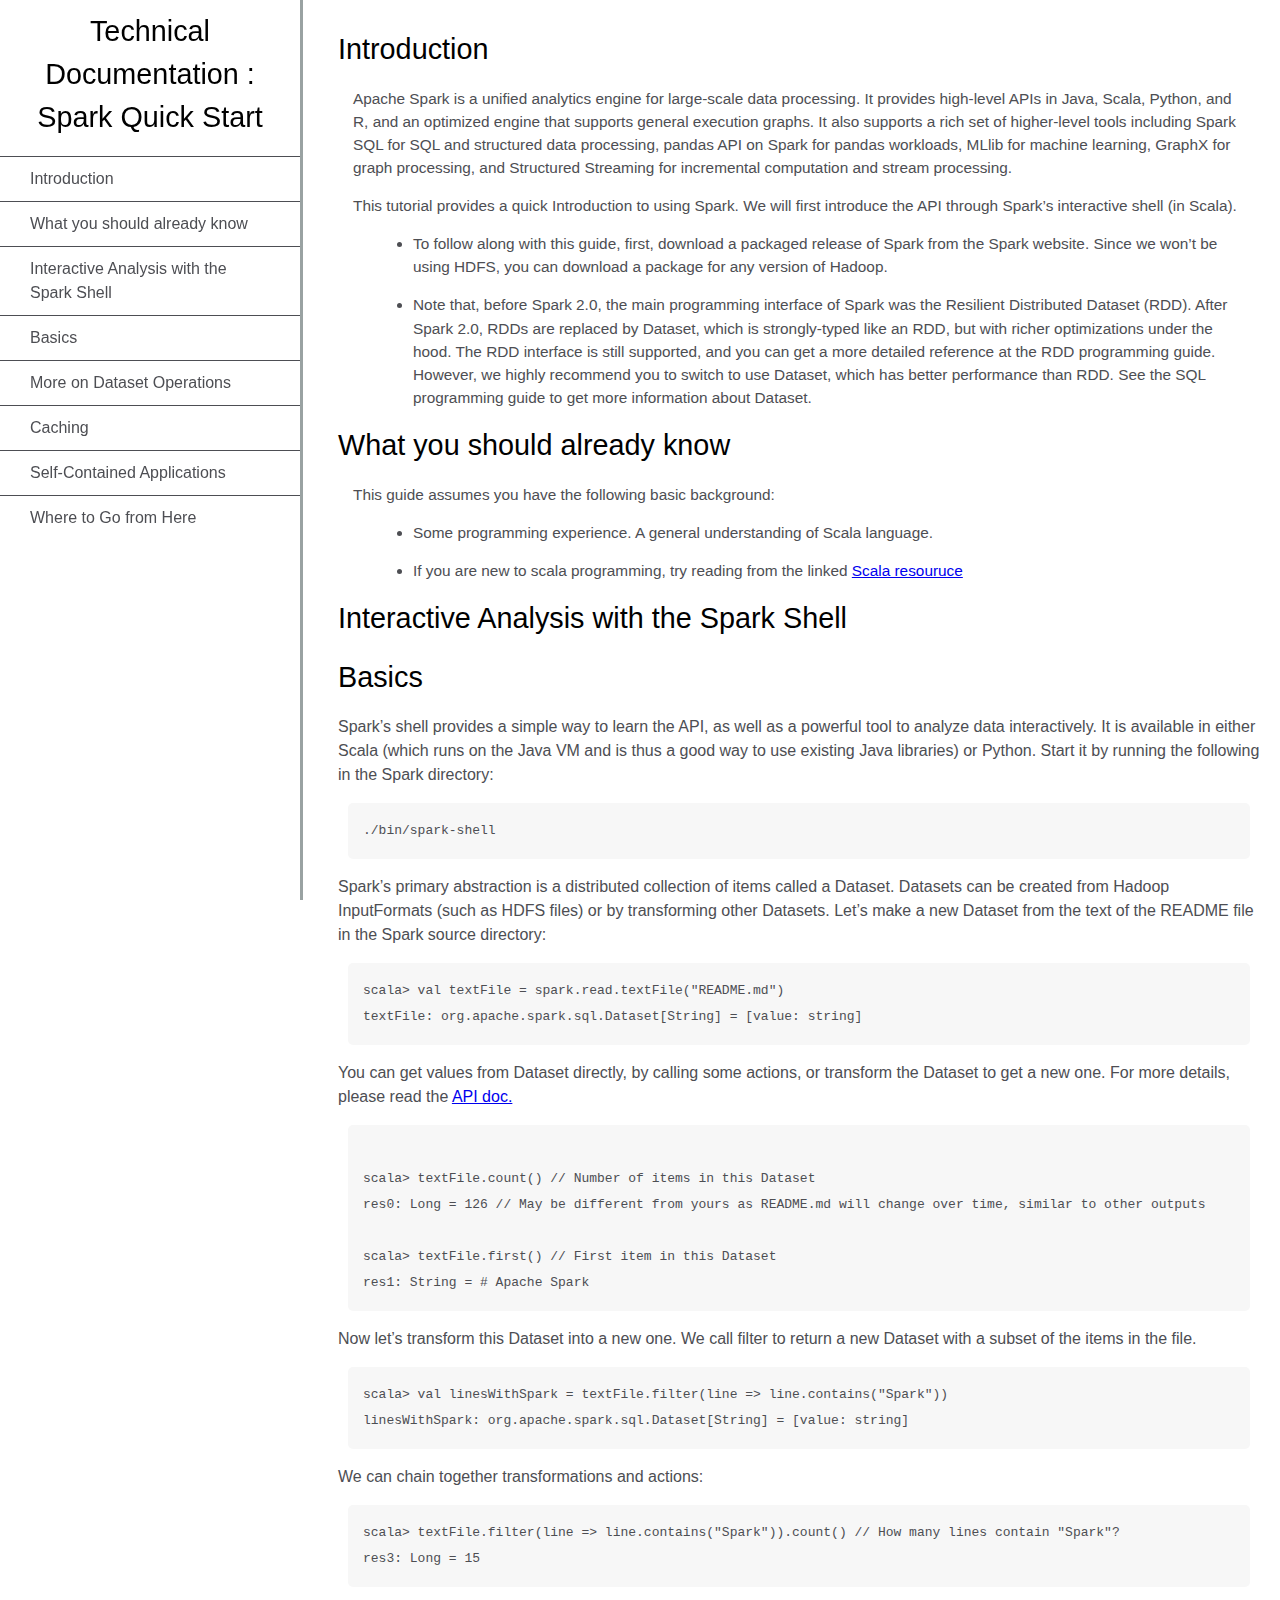
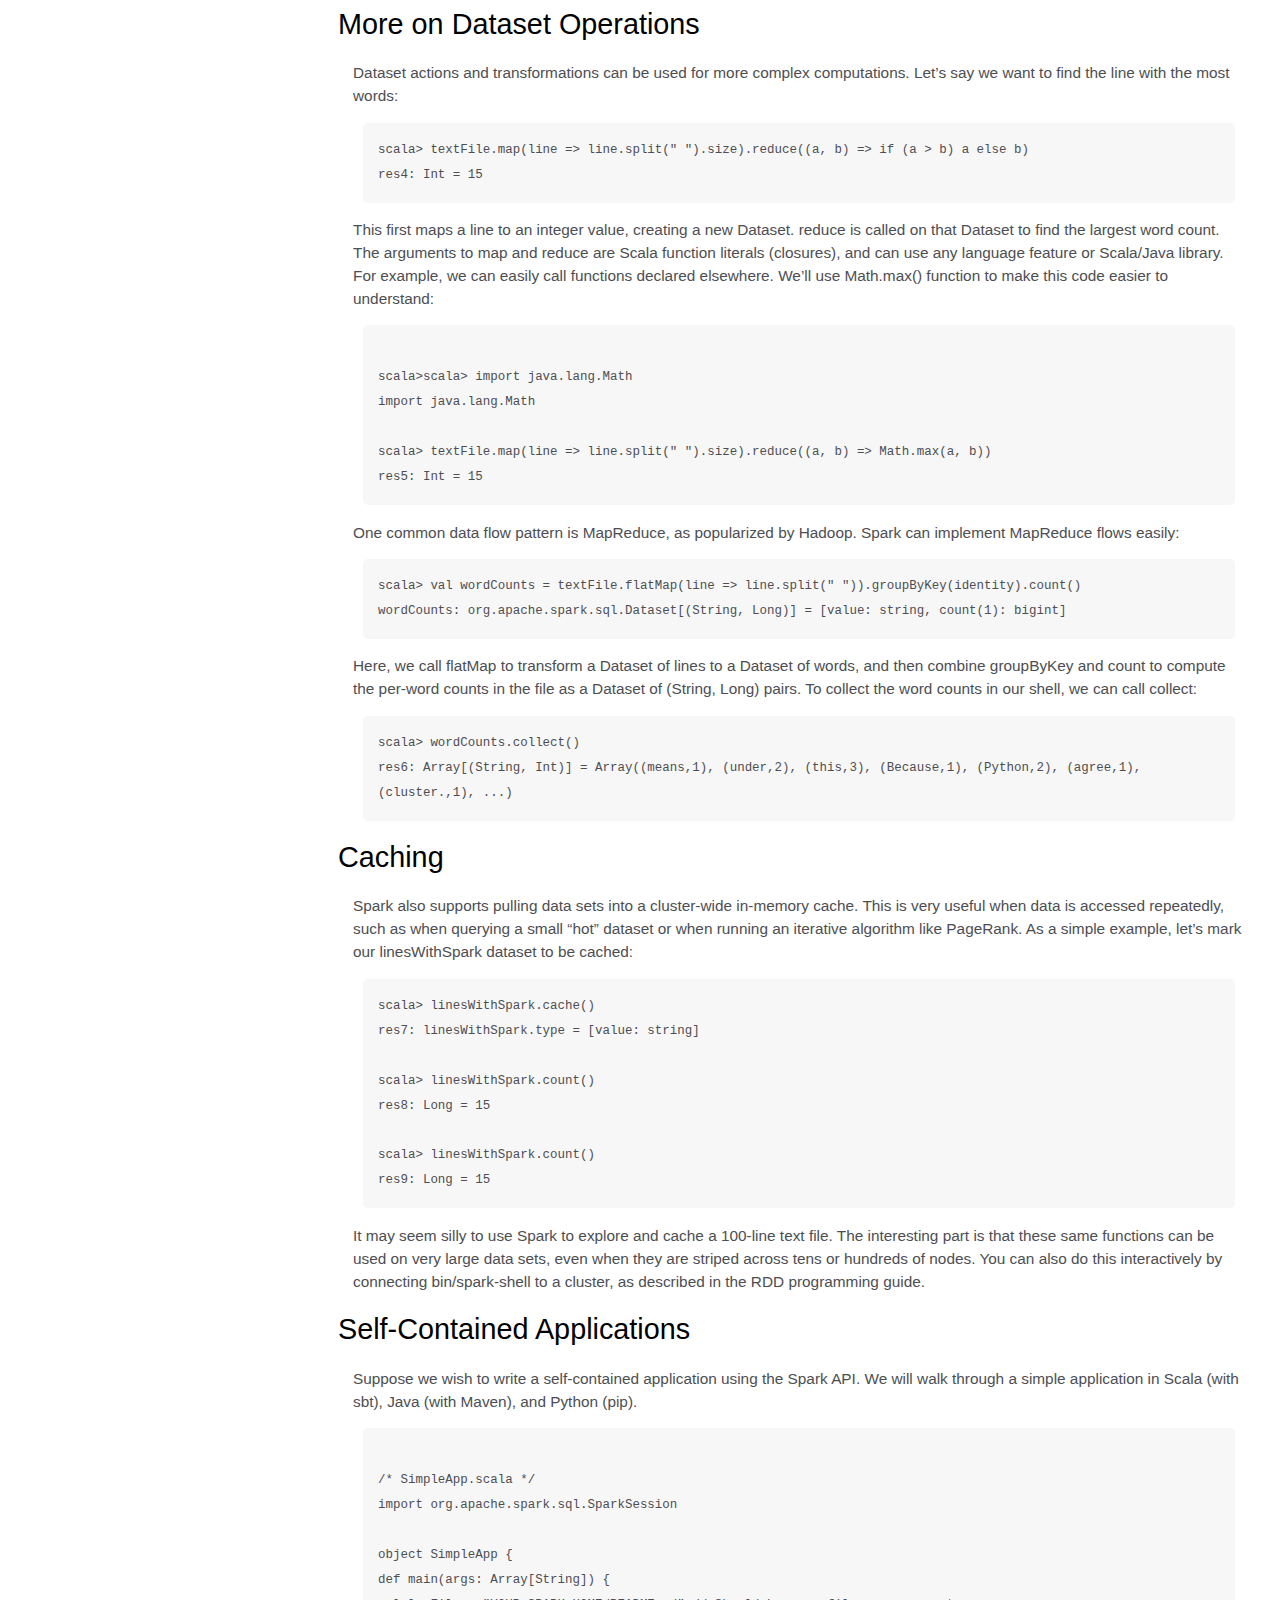
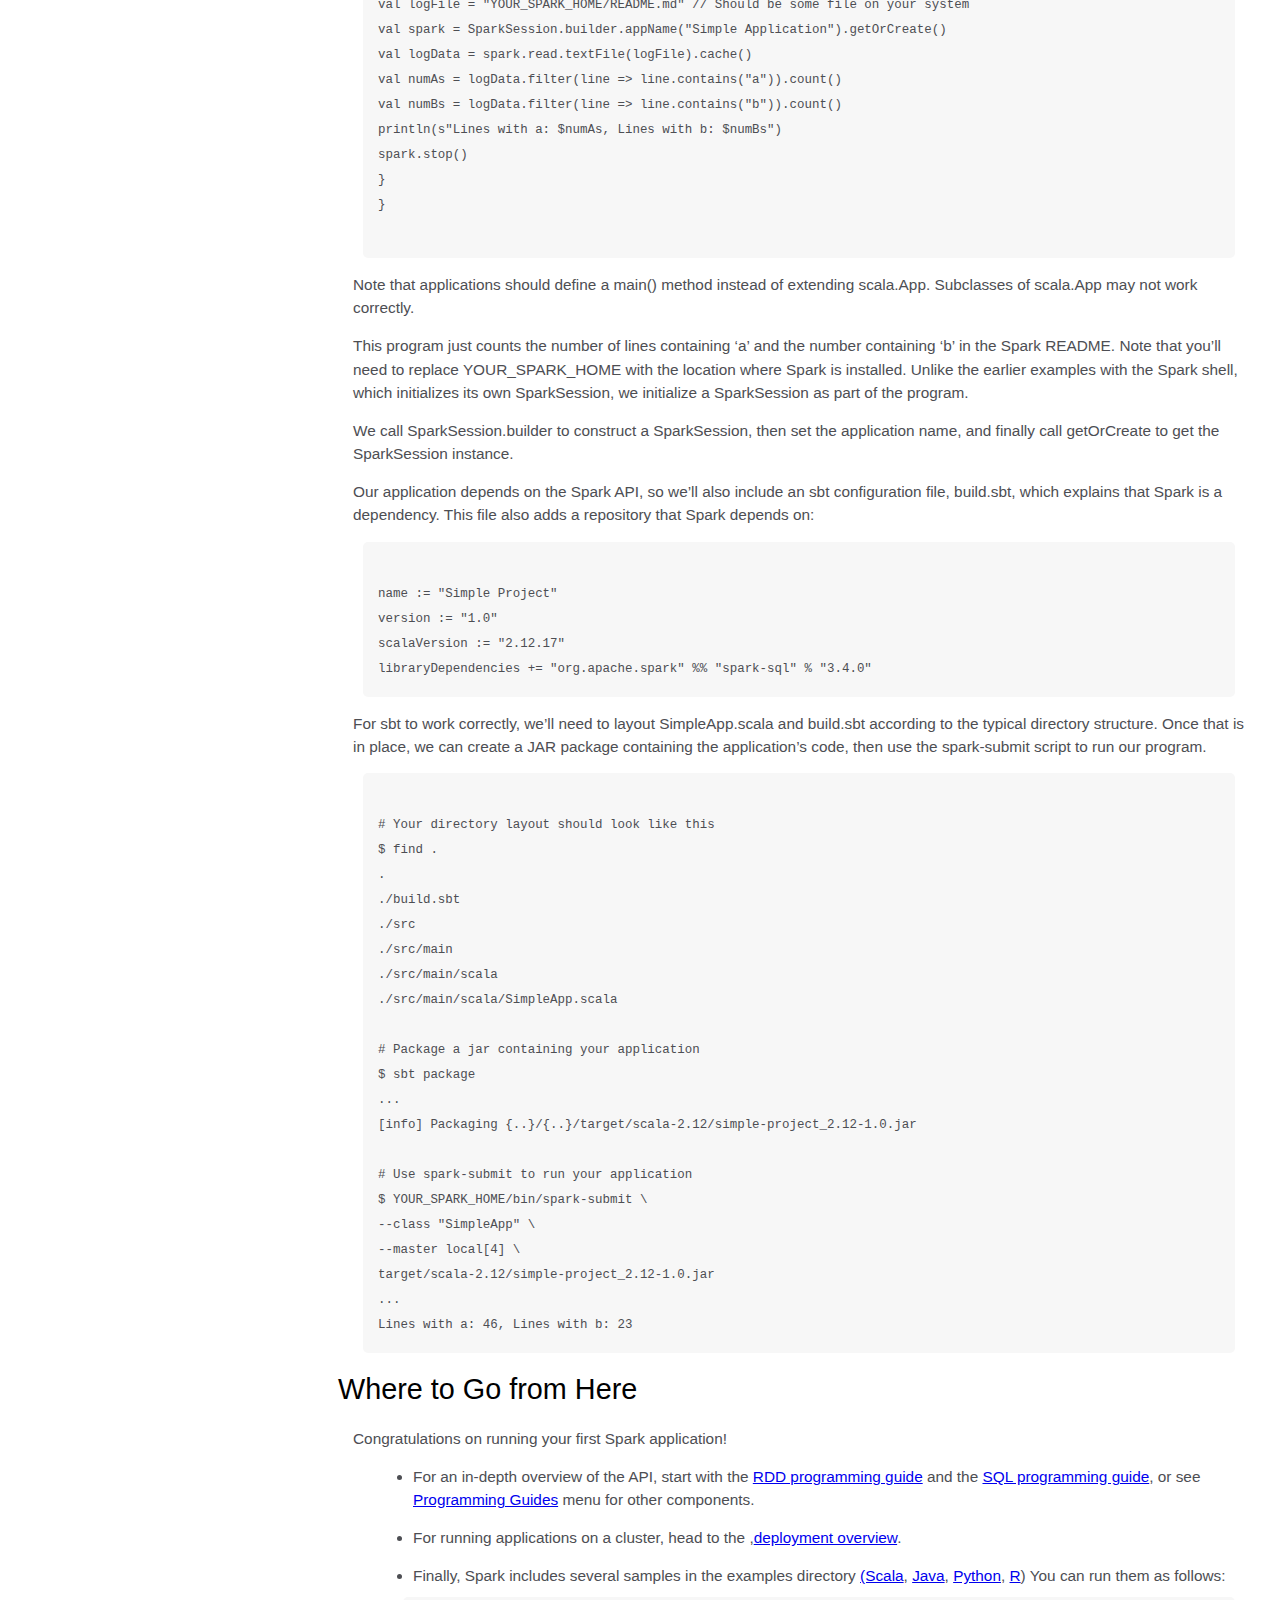
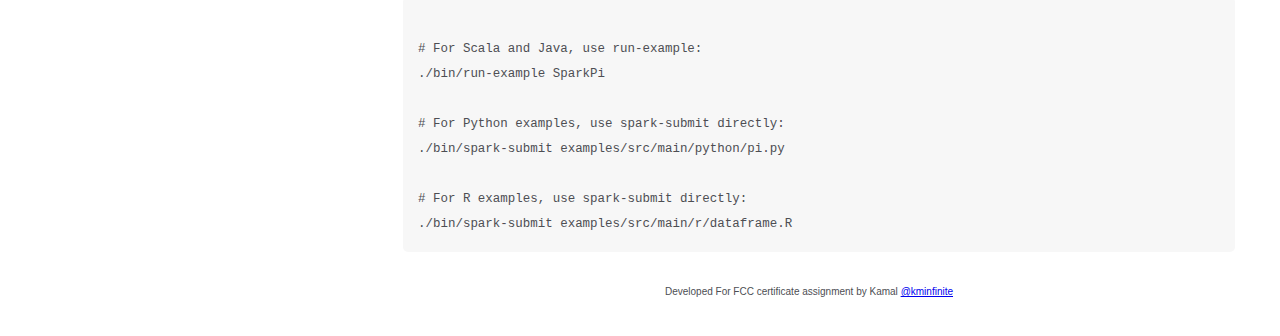
<file: responsive_web_designs/assignment_tech_documentation/index.html>
<!DOCTYPE html>
<html>

<head>
    <link rel="stylesheet" href="styles.css" />
    <title>Technical Documentation : Spark Quick Start</title>
</head>

<body>
    
    <nav id="navbar">
        <header>Technical Documentation : Spark Quick Start</header>
        <ul>
            <li><a class="nav-link" href="#Introduction">Introduction</a></li>
            <li><a class="nav-link" href="#What_you_should_already_know">What you should already know</a></li>
            <li><a class="nav-link" href="#Interactive_Analysis_with_the_Spark_Shell">Interactive Analysis with the Spark Shell</a></li>
            <li><a class="nav-link" href="#Basics">Basics</a></li>
            <li><a class="nav-link" href="#More_on_Dataset_Operations">More on Dataset Operations</a></li>
            <li><a class="nav-link" href="#Caching">Caching</a></li>
            <li><a class="nav-link" href="#Self-Contained_Applications">Self-Contained Applications</a></li>
            <li><a class="nav-link" href="#Where_to_Go_from_Here">Where to Go from Here</a></li>
        </ul>
    </nav>
    <main id="main-doc">
        <section class="main-section" id="Introduction">
            <header>Introduction</header>
            <article>
                <p>
                    Apache Spark is a unified analytics engine for large-scale data processing. It provides high-level
                    APIs in Java, Scala, Python, and R, and an optimized engine that supports general execution graphs.
                    It also supports a rich set of higher-level tools including Spark SQL for SQL and structured data
                    processing, pandas API on Spark for pandas workloads, MLlib for machine learning, GraphX for graph
                    processing, and Structured Streaming for incremental computation and stream processing.
                </p>

                <p>
                    This tutorial provides a quick Introduction to using Spark. We will first introduce the API through
                    Spark’s interactive shell (in Scala).
                </p>
                <ul>
                    <li>
                        To follow along with this guide, first, download a packaged release of Spark from the Spark
                        website. Since we won’t be using HDFS, you can download a package for any version of Hadoop.
                    </li>
                    <li>
                        Note that, before Spark 2.0, the main programming interface of Spark was the Resilient
                        Distributed Dataset (RDD). After Spark 2.0, RDDs are replaced by Dataset, which is
                        strongly-typed like an RDD, but with richer optimizations under the hood. The RDD interface is
                        still supported, and you can get a more detailed reference at the RDD programming guide.
                        However, we highly recommend you to switch to use Dataset, which has better performance than
                        RDD. See the SQL programming guide to get more information about Dataset.
                    </li>
                </ul>
            </article>
        </section>
        <section class="main-section" id="What_you_should_already_know">
            <header>What you should already know</header>
            <article>
                <p>This guide assumes you have the following basic background:</p>
                <ul>
                    <li>
                        Some programming experience. A general understanding of <bold>Scala</bold> language.
                    </li>

                    <li>
                        If you are new to scala programming, try
                        reading from the linked <a href="https://docs.scala-lang.org/getting-started/index.html">Scala
                            resouruce</a>
                    </li>
                </ul>
            </article>
        </section>
        <section class="main-section" id="Interactive_Analysis_with_the_Spark_Shell">
            <header>Interactive Analysis with the Spark Shell</header>
            <article>
            </article>
        </section>

        <section class="main-section" id="Basics">
            <header>Basics</header>
            <p>
                Spark’s shell provides a simple way to learn the API, as well as a powerful tool to analyze data
                interactively. It is available in either Scala (which runs on the Java VM and is thus a good way to use
                existing Java libraries) or Python. Start it by running the following in the Spark directory:
            </p>
            <p><code>./bin/spark-shell</code> </p>
            <p>
                Spark’s primary abstraction is a distributed collection of items called a Dataset. Datasets can be
                created from Hadoop InputFormats (such as HDFS files) or by transforming other Datasets. Let’s make a
                new Dataset from the text of the README file in the Spark source directory:
            </p>
            <p><code>scala> val textFile = spark.read.textFile("README.md")
            textFile: org.apache.spark.sql.Dataset[String] = [value: string]</code> </p>
            <p>You can get values from Dataset directly, by calling some actions, or transform the Dataset to get a new
                one. For more details, please read the <a
                    href="https://spark.apache.org/docs/latest/api/scala/org/apache/spark/sql/Dataset.html">API doc.</a>
            </p>
            <p><code>
            scala> textFile.count() // Number of items in this Dataset
res0: Long = 126 // May be different from yours as README.md will change over time, similar to other outputs

scala> textFile.first() // First item in this Dataset
res1: String = # Apache Spark
        </code></p>



            <p>
                Now let’s transform this Dataset into a new one. We call filter to return a new Dataset with a subset of
                the items in the file.
            </p>
            <p><code>scala> val linesWithSpark = textFile.filter(line => line.contains("Spark"))
            linesWithSpark: org.apache.spark.sql.Dataset[String] = [value: string]</code></p>
            <p>We can chain together transformations and actions:</p>

            <p><code>scala> textFile.filter(line => line.contains("Spark")).count() // How many lines contain "Spark"?
            res3: Long = 15</code></p>

        </section>

        <section class="main-section" id="More_on_Dataset_Operations">
            <header>More on Dataset Operations</header>
            <article>
                <p>
                    Dataset actions and transformations can be used for more complex computations. Let’s say we want to
                    find the line with the most words:
                </p>
                <p><code>scala> textFile.map(line => line.split(" ").size).reduce((a, b) => if (a > b) a else b)
            res4: Int = 15</code></p>
                <p>This first maps a line to an integer value, creating a new Dataset. reduce is called on that Dataset
                    to find the largest word count. The arguments to map and reduce are Scala function literals
                    (closures), and can use any language feature or Scala/Java library. For example, we can easily call
                    functions declared elsewhere. We’ll use Math.max() function to make this code easier to understand:
                </p>
                <p><code>
            scala>scala> import java.lang.Math
            import java.lang.Math
            
            scala> textFile.map(line => line.split(" ").size).reduce((a, b) => Math.max(a, b))
            res5: Int = 15
          </code></p>
                <p>
                    One common data flow pattern is MapReduce, as popularized by Hadoop. Spark can implement MapReduce
                    flows easily:
                </p>
                <p><code>scala> val wordCounts = textFile.flatMap(line => line.split(" ")).groupByKey(identity).count()
            wordCounts: org.apache.spark.sql.Dataset[(String, Long)] = [value: string, count(1): bigint]</code></p>
                <p>
                    Here, we call flatMap to transform a Dataset of lines to a Dataset of words, and then combine
                    groupByKey and count to compute the per-word counts in the file as a Dataset of (String, Long)
                    pairs. To collect the word counts in our shell, we can call collect:
                </p>

                <code>scala> wordCounts.collect()
            res6: Array[(String, Int)] = Array((means,1), (under,2), (this,3), (Because,1), (Python,2), (agree,1), (cluster.,1), ...)</code>
            </article>
        </section>
        <section class="main-section" id="Caching">
            <header>Caching</header>
            <article>
                <p>
                    Spark also supports pulling data sets into a cluster-wide in-memory cache. This is very useful when
                    data is accessed repeatedly, such as when querying a small “hot” dataset or when running an
                    iterative algorithm like PageRank. As a simple example, let’s mark our linesWithSpark dataset to be
                    cached:
                </p>

                <p>
                    <code>scala> linesWithSpark.cache()
                res7: linesWithSpark.type = [value: string]
                
                scala> linesWithSpark.count()
                res8: Long = 15
                
                scala> linesWithSpark.count()
                res9: Long = 15
            </code>
                </p>
                <p>
                    It may seem silly to use Spark to explore and cache a 100-line text file. The interesting part is
                    that these same functions can be used on very large data sets, even when they are striped across
                    tens or hundreds of nodes. You can also do this interactively by connecting bin/spark-shell to a
                    cluster, as described in the RDD programming guide.
                </p>
            </article>
        </section>
        <section class="main-section" id="Self-Contained_Applications">
            <header>Self-Contained Applications</header>
            <article>
                <p>
                    Suppose we wish to write a self-contained application using the Spark API. We will walk through a
                    simple application in Scala (with sbt), Java (with Maven), and Python (pip).
                </p>

                <code>
            /* SimpleApp.scala */
            import org.apache.spark.sql.SparkSession
            
            object SimpleApp {
              def main(args: Array[String]) {
                val logFile = "YOUR_SPARK_HOME/README.md" // Should be some file on your system
                val spark = SparkSession.builder.appName("Simple Application").getOrCreate()
                val logData = spark.read.textFile(logFile).cache()
                val numAs = logData.filter(line => line.contains("a")).count()
                val numBs = logData.filter(line => line.contains("b")).count()
                println(s"Lines with a: $numAs, Lines with b: $numBs")
                spark.stop()
              }
            }

          </code>
                <p>
                    Note that applications should define a main() method instead of extending scala.App. Subclasses of
                    scala.App may not work correctly.
                </p>

                <p>
                    This program just counts the number of lines containing ‘a’ and the number containing ‘b’ in the
                    Spark README. Note that you’ll need to replace YOUR_SPARK_HOME with the location where Spark is
                    installed. Unlike the earlier examples with the Spark shell, which initializes its own SparkSession,
                    we initialize a SparkSession as part of the program.
                </p>

                <p>
                    We call SparkSession.builder to construct a SparkSession, then set the application name, and finally
                    call getOrCreate to get the SparkSession instance.
                </p>
                <p>Our application depends on the Spark API, so we’ll also include an sbt configuration file, build.sbt,
                    which explains that Spark is a dependency. This file also adds a repository that Spark depends on:
                </p>
                <p>
                    <code>
                name := "Simple Project"
                version := "1.0"
                scalaVersion := "2.12.17"
                libraryDependencies += "org.apache.spark" %% "spark-sql" % "3.4.0"
            </code>
                </p>
                <p>
                    For sbt to work correctly, we’ll need to layout SimpleApp.scala and build.sbt according to the
                    typical directory structure. Once that is in place, we can create a JAR package containing the
                    application’s code, then use the spark-submit script to run our program.
                </p>
                <p><code>
            # Your directory layout should look like this
$ find .
.
./build.sbt
./src
./src/main
./src/main/scala
./src/main/scala/SimpleApp.scala

# Package a jar containing your application
$ sbt package
...
[info] Packaging {..}/{..}/target/scala-2.12/simple-project_2.12-1.0.jar

# Use spark-submit to run your application
$ YOUR_SPARK_HOME/bin/spark-submit \
  --class "SimpleApp" \
  --master local[4] \
  target/scala-2.12/simple-project_2.12-1.0.jar
...
Lines with a: 46, Lines with b: 23
          </code></p>

            </article>
        </section>
        <section class="main-section" id="Where_to_Go_from_Here">
            <header>Where to Go from Here</header>
            <article>
                <p>Congratulations on running your first Spark application!</p>


                <ul>
                    <li>

                        For an in-depth overview of the API, start with the <a
                            href="https://spark.apache.org/docs/latest/rdd-programming-guide.html">RDD programming
                            guide</a> and the <a
                            href="https://spark.apache.org/docs/latest/sql-programming-guide.html">SQL programming
                            guide</a>, or see <a
                            href="https://spark.apache.org/docs/latest/quick-start.html#self-contained-applications">
                            Programming Guides</a> menu for other components.</li>
                    <li>
                        For running applications on a cluster, head to the ,<a
                            href="https://spark.apache.org/docs/latest/cluster-overview.html">deployment overview</a>.
                    </li>
                    <li>
                        Finally, Spark includes several samples in the examples directory <a
                            href="https://github.com/apache/spark/tree/master/examples/src/main/scala/org/apache/spark/examples">(Scala</a>,
                        <a
                            href="https://github.com/apache/spark/tree/master/examples/src/main/java/org/apache/spark/examples">Java</a>,
                        <a href="https://github.com/apache/spark/tree/master/examples/src/main/python">Python</a>, <a
                            href="https://github.com/apache/spark/tree/master/examples/src/main/r">R</a>) You can run
                        them as follows:
                    </li>
                    <code>
                    # For Scala and Java, use run-example:
        ./bin/run-example SparkPi
        
        # For Python examples, use spark-submit directly:
        ./bin/spark-submit examples/src/main/python/pi.py
        
        # For R examples, use spark-submit directly:
        ./bin/spark-submit examples/src/main/r/dataframe.R
                </code>
                    </li>
                </ul>


            </article>
        </section>
            <div class="footer">
                <p><span>Developed For FCC certificate assignment by Kamal <a href="https://github.com/kminfinite/fccAssignments/tree/9601d8b8b8ddab3dafa6b46462fcd35e76b099f1/responsive_web_designs/assignment_tech_documentation/">@kminfinite</a></span> </p>
                <p></p>
            </div>
    </main>
</body>
 
</html>
</file>
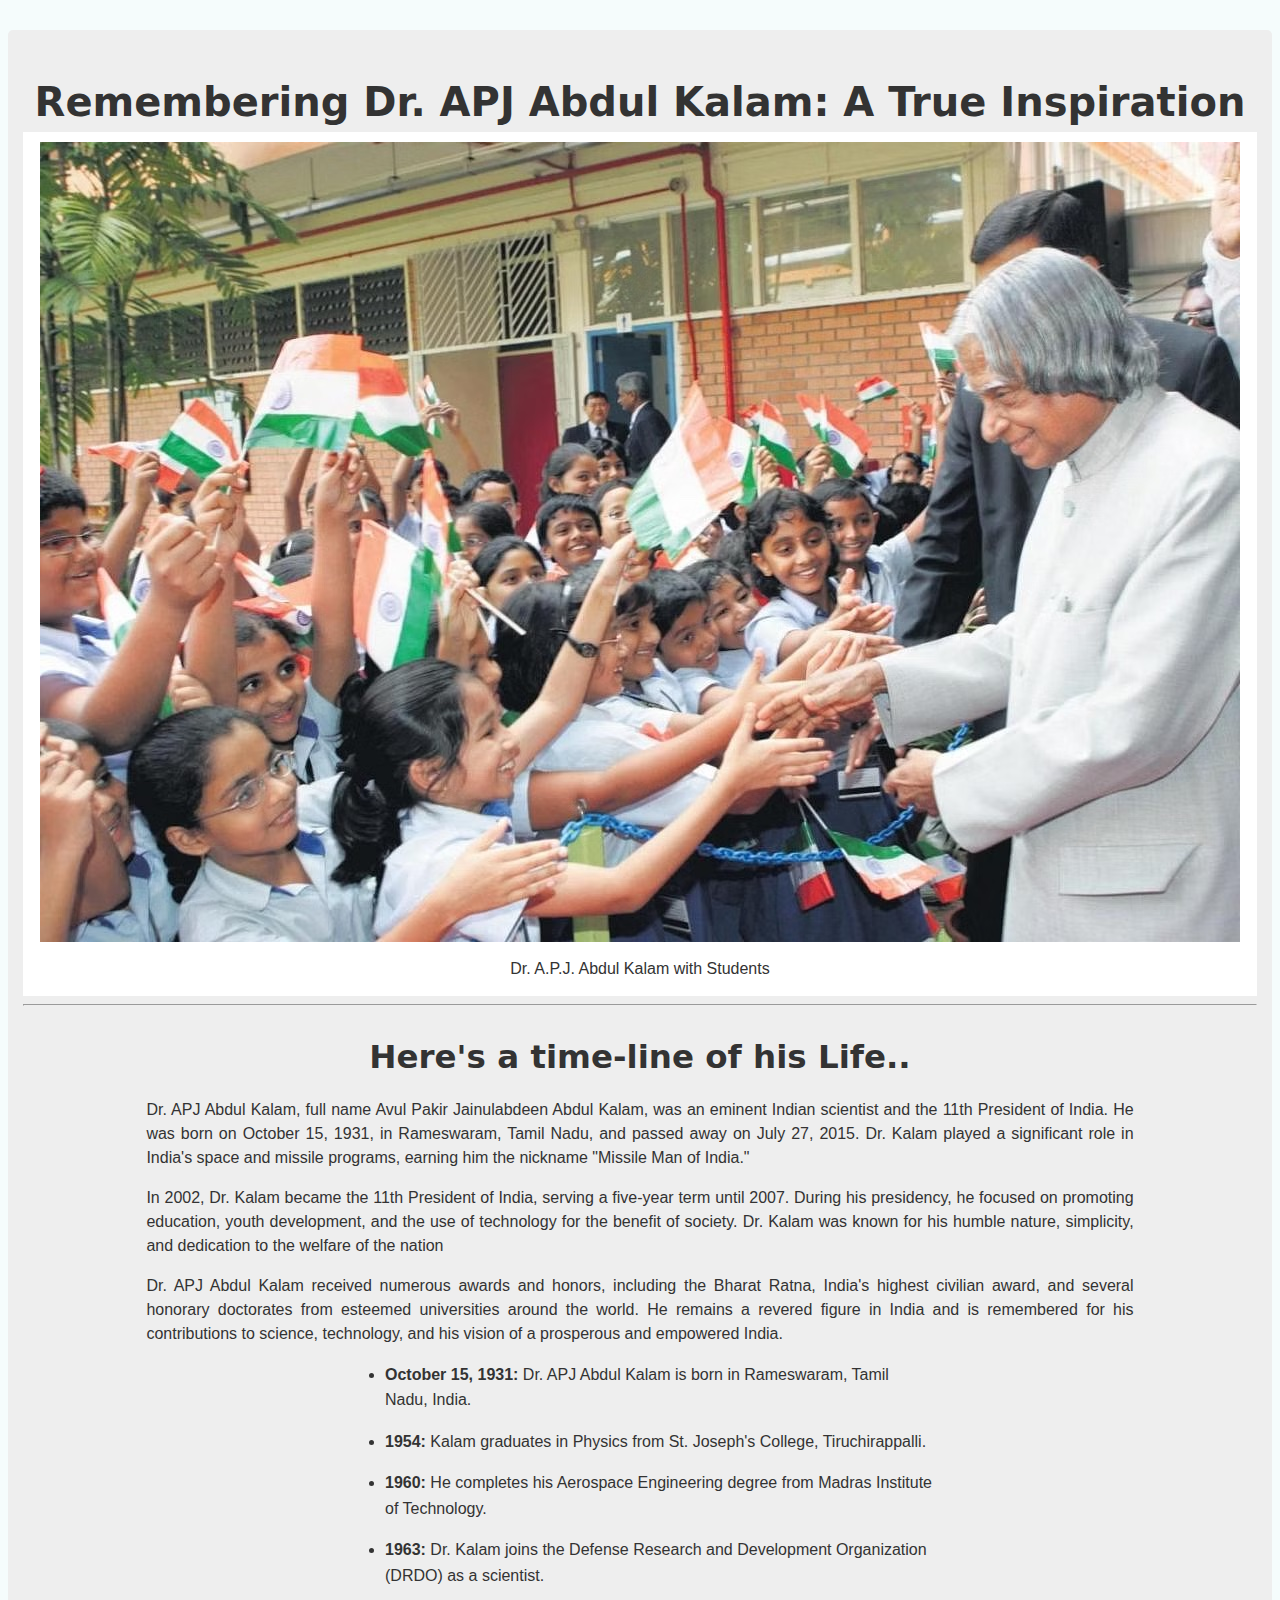
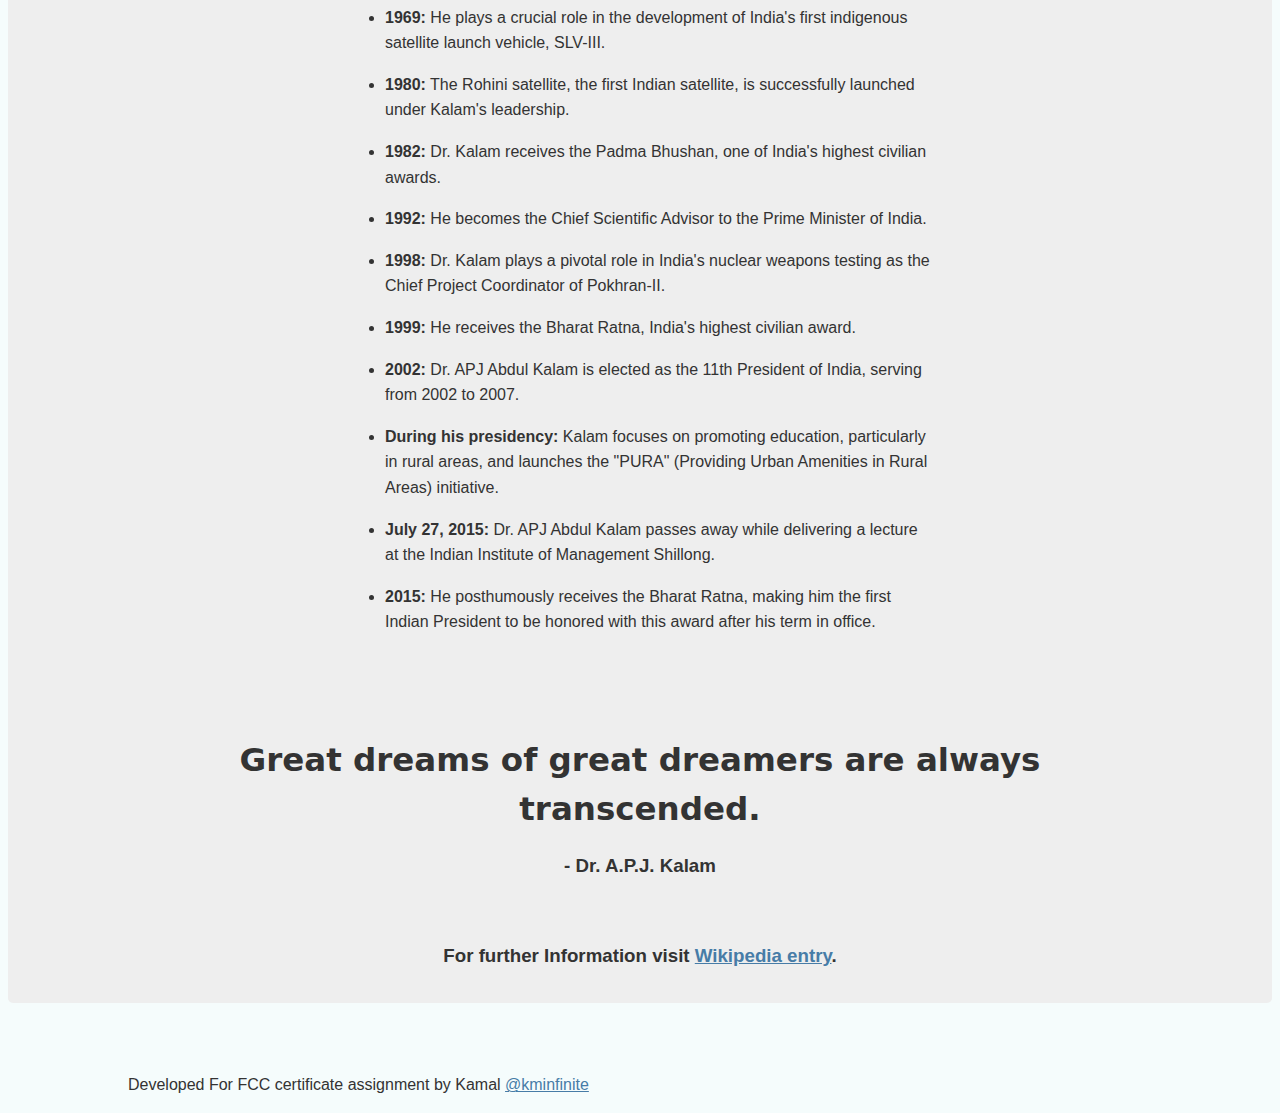
<file: responsive_web_designs/assignment_tribute_page/index.html>
<!DOCTYPE html>
<html lang="en">

<head>
    <meta charset="UTF-8">
    <link rel="stylesheet" href="styles.css" />
    <meta http-equiv="X-UA-Compatible" content="IE=edge">
    <meta name="viewport" content="width=device-width, initial-scale=1.0">
    <title>Dr. A.P.J. Abdul Kalam - Tribute Page</title>

</head>

<body>

    <main id ="main">       
       <h1 id ="title">Remembering Dr. APJ Abdul Kalam: A True Inspiration</h1>
       <figure id ="img-div">
        <img class="img-responsive cover" id ="image"  src="resources/On_Childrens_Day.jpg" alt="APJ image" />

        <figcaption id ="img-caption">
          Dr. A.P.J. Abdul Kalam with Students
        <figcaption>
          </figure>
        <section id="tribute-info">
           
                <hr>

                 
                    <h2 class="text-center"><strong>Here's a time-line of his Life..</strong></h2>
                    <p>Dr. APJ Abdul Kalam, full name Avul Pakir Jainulabdeen Abdul Kalam, was an eminent Indian
                        scientist and the 11th President of India. He was born on October 15, 1931, in Rameswaram, Tamil
                        Nadu, and passed away on July 27, 2015. Dr. Kalam played a significant role in India's space and
                        missile programs, earning him the nickname "Missile Man of India."</p>
                    <p></p>
                    <p>In 2002, Dr. Kalam became the 11th President of India, serving a five-year term until 2007.
                        During his presidency, he focused on promoting education, youth development, and the use of
                        technology for the benefit of society. Dr. Kalam was known for his humble nature, simplicity,
                        and dedication to the welfare of the nation</p>
                    <p></p>
                    <p>Dr. APJ Abdul Kalam received numerous awards and honors, including the Bharat Ratna, India's
                        highest civilian award, and several honorary doctorates from esteemed universities around the
                        world. He remains a revered figure in India and is remembered for his contributions to science,
                        technology, and his vision of a prosperous and empowered India.</p>
                    <ul>

                   
                    <li><strong>October 15, 1931:</strong> Dr. APJ Abdul Kalam is born in Rameswaram, Tamil Nadu, India.
                    </li>
                    <li><strong>1954:</strong> Kalam graduates in Physics from St. Joseph's College, Tiruchirappalli.
                    </li>
                    <li><strong>1960:</strong> He completes his Aerospace Engineering degree from Madras Institute of
                        Technology.</li>
                    <li><strong>1963:</strong> Dr. Kalam joins the Defense Research and Development Organization (DRDO)
                        as a scientist.</li>
                    <li><strong>1969:</strong> He plays a crucial role in the development of India's first indigenous
                        satellite launch vehicle, SLV-III.</li>
                    <li><strong>1980:</strong> The Rohini satellite, the first Indian satellite, is successfully
                        launched under Kalam's leadership.</li>
                    <li><strong>1982:</strong> Dr. Kalam receives the Padma Bhushan, one of India's highest civilian
                        awards.</li>
                    <li><strong>1992:</strong> He becomes the Chief Scientific Advisor to the Prime Minister of India.
                    </li>
                    <li><strong>1998:</strong> Dr. Kalam plays a pivotal role in India's nuclear weapons testing as the
                        Chief Project Coordinator of Pokhran-II.</li>
                    <li><strong>1999:</strong> He receives the Bharat Ratna, India's highest civilian award.</li>
                    <li><strong>2002:</strong> Dr. APJ Abdul Kalam is elected as the 11th President of India, serving
                        from 2002 to 2007.</li>
                    <li><strong>During his presidency:</strong> Kalam focuses on promoting education, particularly in
                        rural areas, and launches the "PURA" (Providing Urban Amenities in Rural Areas) initiative.</li>
                    <li><strong>July 27, 2015:</strong> Dr. APJ Abdul Kalam passes away while delivering a lecture at
                        the Indian Institute of Management Shillong.</li>
                    <li><strong>2015:</strong> He posthumously receives the Bharat Ratna, making him the first Indian
                        President to be honored with this award after his term in office.</li>
                    </ul>

                    <br>
                     <h2 class="text-center quotes">Great dreams of great dreamers are always transcended.</h2>
                    <h3 class="text-center quotes"><strong>-</strong> Dr. A.P.J. Kalam</h3>
                    <br>

                </div>

                <h3 class="text-center">For further Information visit 
                  <a
            id="tribute-link"
            href="https://en.wikipedia.org/wiki/A._P._J._Abdul_Kalam"
            target="_blank"
            >Wikipedia entry</a
          >. </h3>

          
        </section>
    </main>
    <br>

    <footer>
        <div class="container-fluid copyright">
            <p class="ft-devlp"><span>Developed For FCC certificate assignment by Kamal <a href="https://github.com/kminfinite/fccAssignments/tree/9601d8b8b8ddab3dafa6b46462fcd35e76b099f1/responsive_web_designs/assignment_tribute_page">@kminfinite</a></span> </p>
            <p></p>
        </div>
    </footer>

</body>

</html>
</file>
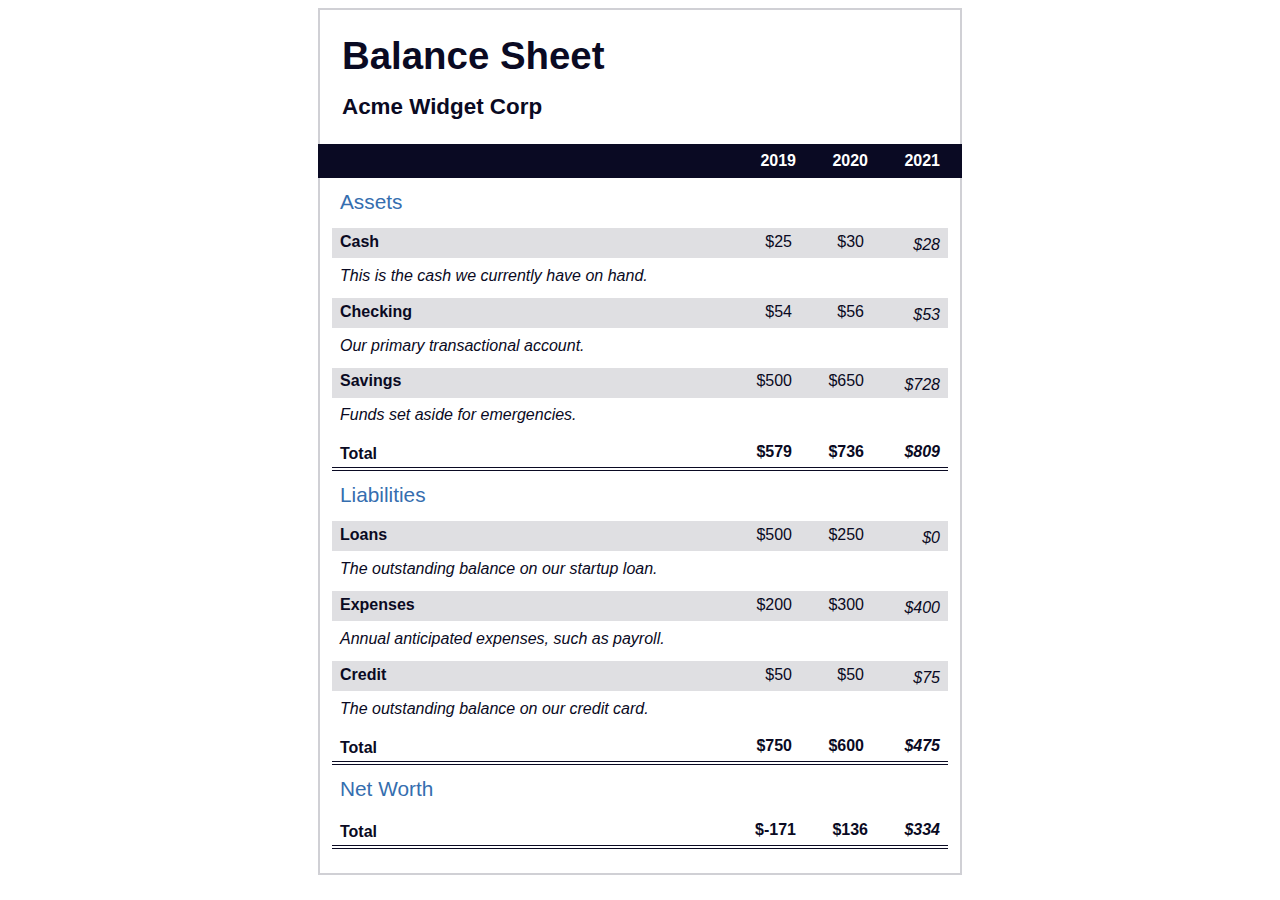
<file: responsive_web_designs/balance_sheet_tutorial/index.html>
<!DOCTYPE html>
<html lang="en">
  <head>
    <meta charset="UTF-8">
    <meta name="viewport" content="width=device-width, initial-scale=1.0">
    <title>Balance Sheet</title>
    <link rel="stylesheet" href="./styles.css">
  </head>
  <body>
    <main>
      <section>
        <h1>
          <span class="flex">
            <span>Acme Widget Corp</span>
            <span>Balance Sheet</span>
          </span>
        </h1>
        <div id="years" aria-hidden="true">
          <span class="year">2019</span>
          <span class="year">2020</span>
          <span class="year">2021</span>
        </div>
        <div class="table-wrap">
          <table>
            <caption>Assets</caption>
            <thead>
              <tr>
                <td></td>
                <th><span class="sr-only year">2019</span></th>
                <th><span class="sr-only year">2020</span></th>
                <th class="current"><span class="sr-only year">2021</span></th>
              </tr>
            </thead>
            <tbody>
              <tr class="data">
                <th>Cash <span class="description">This is the cash we currently have on hand.</span></th>
                <td>$25</td>
                <td>$30</td>
                <td class="current">$28</td>
              </tr>
              <tr class="data">
                <th>Checking <span class="description">Our primary transactional account.</span></th>
                <td>$54</td>
                <td>$56</td>
                <td class="current">$53</td>
              </tr>
              <tr class="data">
                <th>Savings <span class="description">Funds set aside for emergencies.</span></th>
                <td>$500</td>
                <td>$650</td>
                <td class="current">$728</td>
              </tr>
              <tr class="total">
                <th>Total <span class="sr-only">Assets</span></th>
                <td>$579</td>
                <td>$736</td>
                <td class="current">$809</td>
              </tr>
            </tbody>
          </table>
          <table>
            <caption>Liabilities</caption>
            <thead>
              <tr>
              <td></td>
              <th><span class="sr-only">2019</span></th>
              <th><span class="sr-only">2020</span></th>
              <th><span class="sr-only">2021</span></th>
              </tr>
            </thead>
            <tbody>
              <tr class="data">
                <th>Loans <span class="description">The outstanding balance on our startup loan.</span></th>
                <td>$500</td>
                <td>$250</td>
                <td class="current">$0</td>
              </tr>
              <tr class="data">
                <th>Expenses <span class="description">Annual anticipated expenses, such as payroll.</span></th>
                <td>$200</td>
                <td>$300</td>
                <td class="current">$400</td>
              </tr>
              <tr class="data">
                <th>Credit <span class="description">The outstanding balance on our credit card.</span></th>
                <td>$50</td>
                <td>$50</td>
                <td class="current">$75</td>
              </tr>
              <tr class="total">
                <th>Total <span class="sr-only">Liabilities</span></th>
                <td>$750</td>
                <td>$600</td>
                <td class="current">$475</td>
              </tr>
            </tbody>
          </table>
          <table>
            <caption>Net Worth</caption>
            <thead>
              <tr>
              <td></td>
              <th><span class="sr-only">2019</span></th>
              <th><span class="sr-only">2020</span></th>
              <th><span class="sr-only">2021</span></th>
              </tr>
            </thead>
            <tbody>
              <tr class="total">
                <th>Total <span class="sr-only">Net Worth</span></th>
                <td>$-171</td>
                <td>$136</td>
                <td class="current">$334</td>
              </tr>
            </tbody>
          </table>
        </div>
      </section>
    </main>
  </body>
 
</html>
</file>
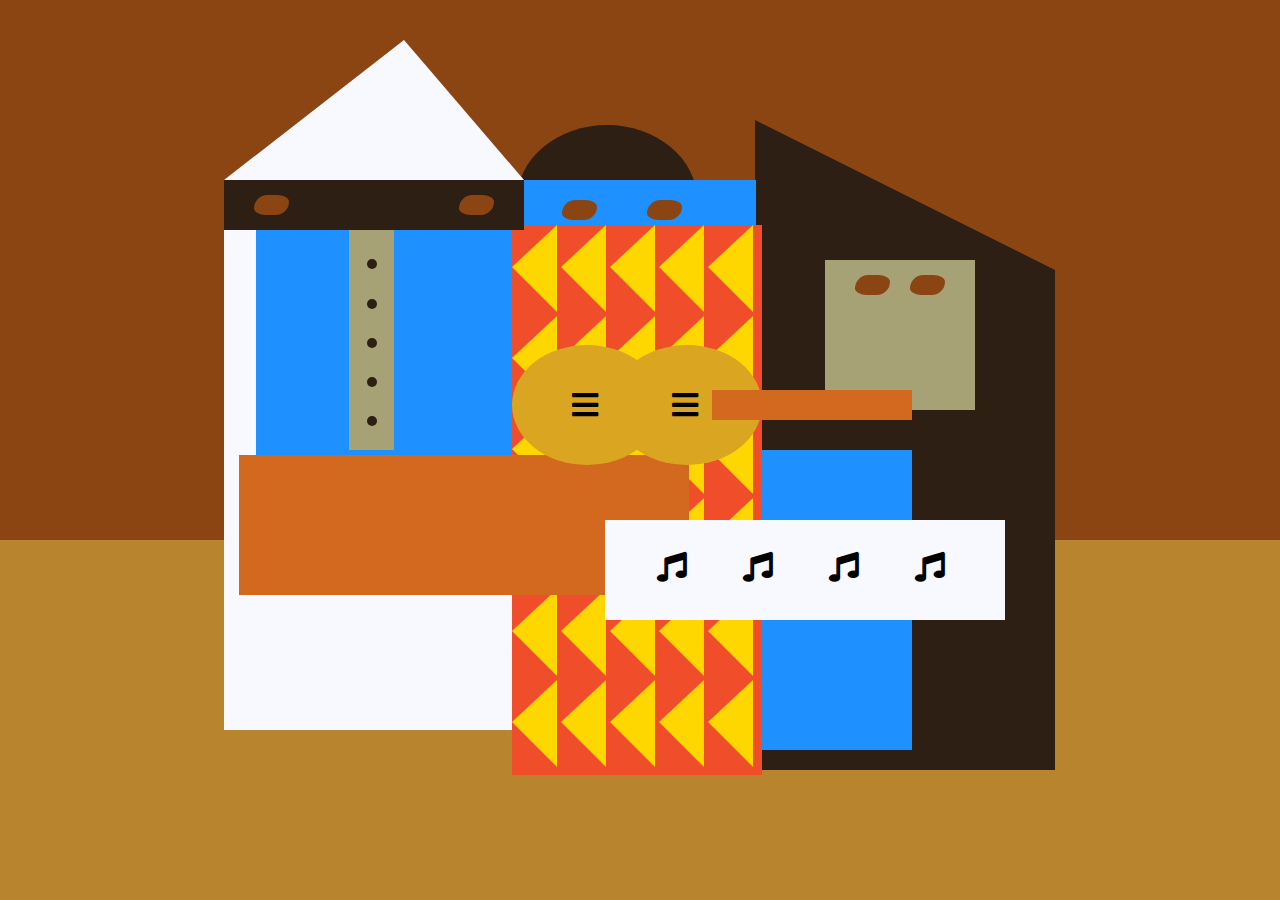
<file: responsive_web_designs/painting/index.html>
<!DOCTYPE html>
<html lang="en">
  <head>
    <meta charset="utf-8">
    <title>Picasso Painting</title>
    <link rel="stylesheet" href="./styles.css" />
    <link rel="stylesheet" href="https://use.fontawesome.com/releases/v5.8.2/css/all.css">
  </head>
  <body>
    <div id="back-wall"></div>
    <div class="characters">
      <div id="offwhite-character">
        <div id="white-hat"></div>
        <div id="black-mask">
          <div class="eyes left"></div>
          <div class="eyes right"></div>
        </div>
        <div id="gray-instrument">
          <div class="black-dot"></div>
          <div class="black-dot"></div>
          <div class="black-dot"></div>
          <div class="black-dot"></div>
          <div class="black-dot"></div>
        </div>
        <div id="tan-table"></div>
      </div>
      <div id="black-character">
        <div id="black-hat"></div>
        <div id="gray-mask">
          <div class="eyes left"></div>
          <div class="eyes right"></div>
        </div>
        <div id="white-paper">
          <i class="fas fa-music"></i>
          <i class="fas fa-music"></i>
          <i class="fas fa-music"></i>
          <i class="fas fa-music"></i>
        </div>
      </div>
      <div class="blue" id="blue-left"></div>
      <div class="blue" id="blue-right"></div>
      <div id="orange-character">
        <div id="black-round-hat"></div>
        <div id="eyes-div">
          <div class="eyes left"></div>
          <div class="eyes right"></div>
        </div>
        <div id="triangles">
          <div class="triangle"></div>
          <div class="triangle"></div>
          <div class="triangle"></div>
          <div class="triangle"></div>
          <div class="triangle"></div>
          <div class="triangle"></div>
          <div class="triangle"></div>
          <div class="triangle"></div>
          <div class="triangle"></div>
          <div class="triangle"></div>
          <div class="triangle"></div>
          <div class="triangle"></div>
          <div class="triangle"></div>
          <div class="triangle"></div>
          <div class="triangle"></div>
          <div class="triangle"></div>
          <div class="triangle"></div>
          <div class="triangle"></div>
          <div class="triangle"></div>
          <div class="triangle"></div>
          <div class="triangle"></div>
          <div class="triangle"></div>
          <div class="triangle"></div>
          <div class="triangle"></div>
          <div class="triangle"></div>
          <div class="triangle"></div>
          <div class="triangle"></div>
          <div class="triangle"></div>
          <div class="triangle"></div>
          <div class="triangle"></div>
        </div>
        <div id="guitar">
          <div class="guitar" id="guitar-left">
            <i class="fas fa-bars"></i>
          </div>
          <div class="guitar" id="guitar-right">
            <i class="fas fa-bars"></i>
          </div>
          <div id="guitar-neck"></div>
        </div>
      </div>
    </div>
  </body>
</html>
</file>
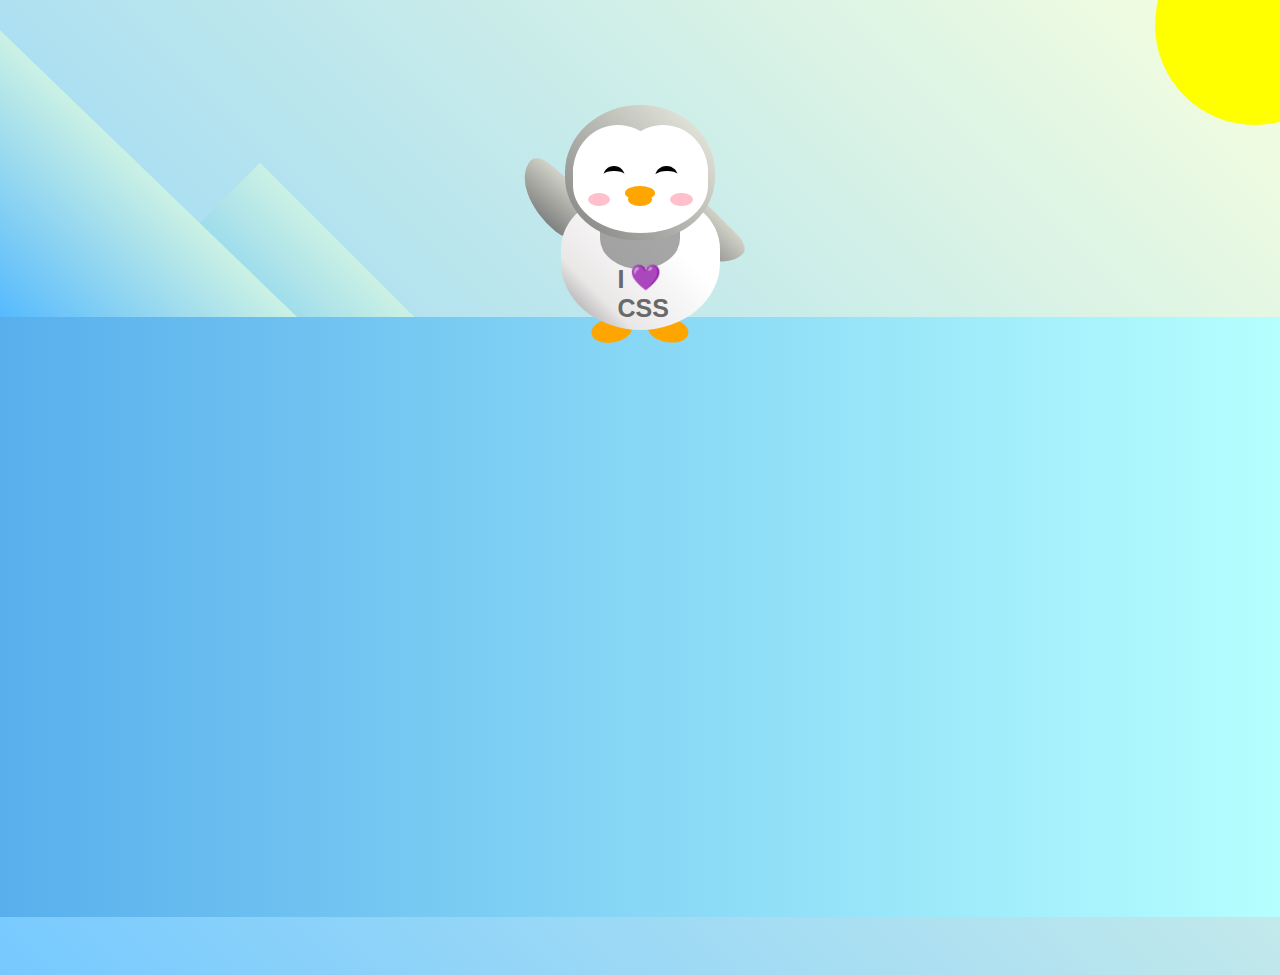
<file: responsive_web_designs/penguin/index.html>
<!DOCTYPE html>
<html lang="en">
  <head>
    <meta charset="UTF-8" />
    <link rel="stylesheet" href="./styles.css" />
    <title>Penguin</title>
    <meta name="viewport" content="width=device-width, initial-scale=1.0" />
  </head>

  <body>
    <div class="left-mountain"></div>
    <div class="back-mountain"></div>
    <div class="sun"></div>
    <div class="penguin">
      <div class="penguin-head">
        <div class="face left"></div>
        <div class="face right"></div>
        <div class="chin"></div>
        <div class="eye left">
          <div class="eye-lid"></div>
        </div>
        <div class="eye right">
          <div class="eye-lid"></div>
        </div>
        <div class="blush left"></div>
        <div class="blush right"></div>
        <div class="beak top"></div>
        <div class="beak bottom"></div>
      </div>
      <div class="shirt">
        <div>💜</div>
        <p>I CSS</p>
      </div> 
      <div class="penguin-body">
        <div class="arm left"></div>
        <div class="arm right"></div>
        <div class="foot left"></div>
        <div class="foot right"></div>
      </div>
    </div>

    <div class="ground"></div>
  </body>
</html>
</file>
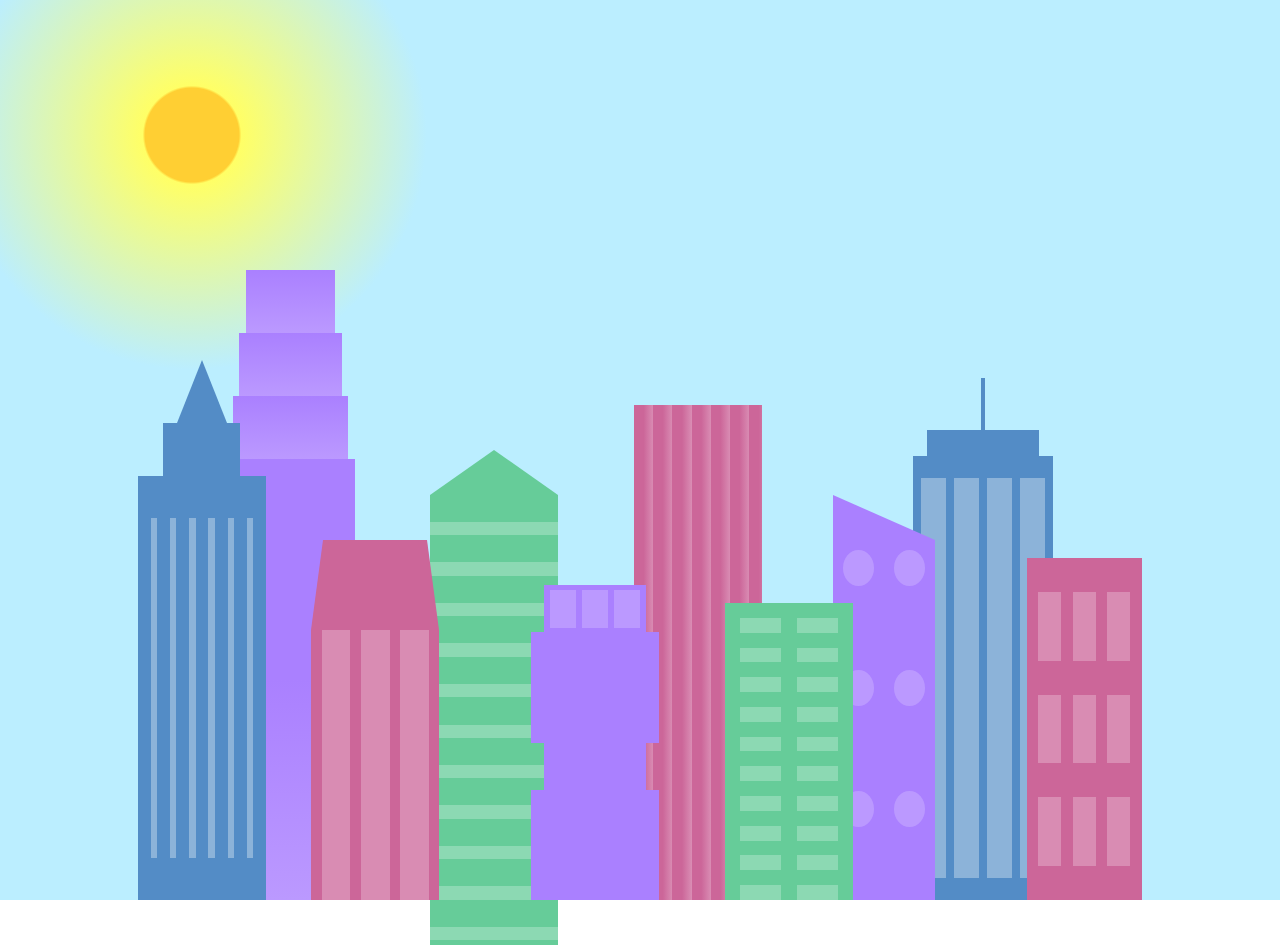
<file: responsive_web_designs/skyline/index.html>
<!DOCTYPE html>
<html lang="en">

<head>
    <meta charset="UTF-8" />
    <title>City Skyline</title>
    <link href="styles.css" rel="stylesheet" />
</head>

<body>
    <div class="background-buildings sky">
        <div></div>
        <div></div>
        <div class="bb1 building-wrap">
            <div class="bb1a bb1-window"></div>
            <div class="bb1b bb1-window"></div>
            <div class="bb1c bb1-window"></div>
            <div class="bb1d"></div>
        </div>
        <div class="bb2">
            <div class="bb2a"></div>
            <div class="bb2b"></div>
        </div>
        <div class="bb3"></div>
        <div></div>
        <div class="bb4 building-wrap">
            <div class="bb4a"></div>
            <div class="bb4b"></div>
            <div class="bb4c window-wrap">
                <div class="bb4-window"></div>
                <div class="bb4-window"></div>
                <div class="bb4-window"></div>
                <div class="bb4-window"></div>
            </div>
        </div>
        <div></div>
        <div></div>
    </div>

    <div class="foreground-buildings">
        <div></div>
        <div></div>
        <div class="fb1 building-wrap">
            <div class="fb1a"></div>
            <div class="fb1b"></div>
            <div class="fb1c"></div>
        </div>
        <div class="fb2">
            <div class="fb2a"></div>
            <div class="fb2b window-wrap">
                <div class="fb2-window"></div>
                <div class="fb2-window"></div>
                <div class="fb2-window"></div>
            </div>
        </div>
        <div></div>
        <div class="fb3 building-wrap">
            <div class="fb3a window-wrap">
                <div class="fb3-window"></div>
                <div class="fb3-window"></div>
                <div class="fb3-window"></div>
            </div>
            <div class="fb3b"></div>
            <div class="fb3a"></div>
            <div class="fb3b"></div>
        </div>
        <div class="fb4">
            <div class="fb4a"></div>
            <div class="fb4b">
                <div class="fb4-window"></div>
                <div class="fb4-window"></div>
                <div class="fb4-window"></div>
                <div class="fb4-window"></div>
                <div class="fb4-window"></div>
                <div class="fb4-window"></div>
            </div>
        </div>
        <div class="fb5"></div>
        <div class="fb6"></div>
        <div></div>
        <div></div>
    </div>
</body>

</html>
</file>
<file: responsive_web_designs/assignment_tech_documentation/styles.css>
html,
body {
  min-width: 290px;
  color: #4d4e53;
  background-color: #ffffff;
  font-family: 'Open Sans', Arial, sans-serif;
  line-height: 1.5;
}

#navbar {
  position: fixed;
  min-width: 290px;
  top: 0px;
  left: 0px;
  width: 300px;
  height: 100%;
  border-right: solid;
  border-color: rgba(0, 22, 22, 0.4);
}

header {
  color: black;
  margin: 10px;
  text-align: center;
  font-size: 1.8em;
  font-weight: thin;
}

#main-doc header {
  text-align: left;
  margin: 0px;
}

#navbar ul {
  height: 88%;
  padding: 0;
  overflow-y: auto;
  overflow-x: hidden;
}

#navbar li {
  color: #4d4e53;
  border-top: 1px solid;
  list-style: none;
  position: relative;
  width: 100%;
}

#navbar a {
  display: block;
  padding: 10px 30px;
  color: #4d4e53;
  text-decoration: none;
  cursor: pointer;
}

#main-doc {
  position: absolute;
  margin-left: 310px;
  padding: 20px;
  margin-bottom: 110px;
}

section article {
  color: #4d4e53;
  margin: 15px;
  font-size: 0.96em;
}

section li {
  margin: 15px 0px 0px 20px;
}

code {
  display: block;
  text-align: left;
  white-space: pre-line;
  position: relative;
  word-break: normal;
  word-wrap: normal;
  line-height: 2;
  background-color: #f7f7f7;
  padding: 15px;
  margin: 10px;
  border-radius: 5px;
}

@media only screen and (max-width: 815px) {
  /* For mobile phones: */
  #navbar ul {
    border: 1px solid;
    height: 207px;
  }

  #navbar {
    background-color: white;
    position: absolute;
    top: 0;
    padding: 0;
    margin: 0;
    width: 100%;
    max-height: 275px;
    border: none;
    z-index: 1;
    border-bottom: 2px solid;
  }

  #main-doc {
    position: relative;
    margin-left: 0px;
    margin-top: 270px;
  }
}

@media only screen and (max-width: 400px) {
  #main-doc {
    margin-left: -10px;
  }

  code {
    margin-left: -20px;
    width: 100%;
    padding: 15px;
    padding-left: 10px;
    padding-right: 45px;
    min-width: 233px;
  }
}
.footer {
  position: bottom;
  left: 0;
  line-height: .9;
  bottom: 0;
  font-weight: 100;
  font-size: 10px;
  width: 100%;
  background-color: #f8f8f8;
  padding: 10px;
  text-align: center;
  background-color: transparent;


}
</file>
<file: responsive_web_designs/assignment_tribute_page/styles.css>
html {
    /* Setting a base font size of 10px give us easier rem calculations
         Info: 1rem === 10px, 1.5rem === 15px, 2rem === 20px and so forth
       */
    font-size: 10px;
  }
  
  body {
    /* Native font stack https://getbootstrap.com/docs/4.2/content/reboot/#native-font-stack */
    font-family: -apple-system, BlinkMacSystemFont, 'Segoe UI', 'Roboto',
      'Helvetica Neue', Arial, sans-serif;
    font-size: 1.6rem;
    line-height: 1.5;
    text-align: center;
    color: #333;
    margin: 0;
    background-color: rgb(245, 252, 252);
  }
  
  h1 {
    font-size: 4rem;
    margin-bottom: 0;
    font-family:system-ui, -apple-system, BlinkMacSystemFont, 'Segoe UI', Roboto, Oxygen, Ubuntu, Cantarell, 'Open Sans', 'Helvetica Neue', sans-serif;
  }
  h2 {
    font-size: 20px;
    margin-bottom: 0;
    font-family:system-ui, -apple-system, BlinkMacSystemFont, 'Segoe UI', Roboto, Oxygen, Ubuntu, Cantarell, 'Open Sans', 'Helvetica Neue', sans-serif;
  }
  @media (max-width: 460px) {
    h1 {
      font-size: 3.5rem;
      line-height: 1.2;
    }
  }
  p{
    padding-left: 10%;
    padding-right: 5%;
    text-align: justify;
    font-size: 16;
    max-width: 80%;
  }
  h2 {
    padding-left: 10%;
    padding-right: 5%;
    font-size: 3.25rem;
    max-width: 80%;
  }
  
  a {
    color: #477ca7;
  }
  
  a:visited {
    color: #74638f;
  }
  
  #main {
    margin: 30px 8px;
    padding: 15px;
    border-radius: 5px;
    background: #eee;
  }
  
  @media (max-width: 460px) {
    #main {
      margin: 0;
    }
  }
  
  img {
    max-width: 100%;
    display: block;
    height: auto;
    margin: 0 auto;
  }
  
  #img-div {
    background: white;
    padding: 10px;
    margin: 0;
  }
  
  #img-caption {
    margin: 15px 0 5px 0;
  }
  
  @media (max-width: 460px) {
    #img-caption {
      font-size: 1.4rem;
    }
  }
  
  #headline {
    margin: 50px 0;
    text-align: center;
  }
  
  ul {
    max-width: 550px;
    margin: 0 auto 50px auto;
    text-align: left;
    line-height: 1.6;
  }
  
  li {
    margin: 16px 0;
  }
  
  blockquote {
    font-style: italic;
    max-width: 545px;
    margin: 0 auto 50px auto;
    text-align: left;
  }
</file>
<file: responsive_web_designs/balance_sheet_tutorial/styles.css>
span[class~="sr-only"] {
    border: 0 !important;
    clip: rect(1px, 1px, 1px, 1px) !important;
    clip-path: inset(50%) !important;
    height: 1px !important;
    width: 1px !important;
    position: absolute !important;
    overflow: hidden !important;
    white-space: nowrap !important;
    padding: 0 !important;
    margin: -1px !important;
  }
  
  html {
    box-sizing: border-box;
  }
  
  body {
    font-family: sans-serif;
    color: #0a0a23;
    /* background-color:rgb(242, 242, 236); */
  }
  
  h1 {
    max-width: 37.25rem;
    margin: 0 auto;
    padding: 1.5rem 1.25rem;
  }
  
  h1 .flex {
    display: flex;
    flex-direction: column-reverse;
    gap: 1rem;
  }
  
  h1 .flex span:first-of-type {
    font-size: 0.7em;
  }
  
  h1 .flex span:last-of-type {
    font-size: 1.2em;
  }
  
  section {
    max-width: 40rem;
    margin: 0 auto;
    border: 2px solid #d0d0d5;
  }
  
  #years {
    display: flex;
    justify-content: flex-end;
    position: sticky;
    z-index: 999;
    top: 0;
    background: #0a0a23;
    color: #fff;
    padding: 0.5rem calc(1.25rem + 2px) 0.5rem 0;
    margin: 0 -2px;
  }
  
  #years span[class] {
    font-weight: bold;
    width: 4.5rem;
    text-align: right;
  }
  
  .table-wrap {
    padding: 0 0.75rem 1.5rem 0.75rem;
  }
  
  table {
    border-collapse: collapse;
    border: 0;
    width: 100%;
    position: relative;
    margin-top: 3rem;
  }
  
  table caption {
    color: #356eaf;
    font-size: 1.3em;
    font-weight: normal;
    position: absolute;
    top: -2.25rem;
    left: 0.5rem;
  }
  
  tbody td {
    width: 100vw;
    min-width: 4rem;
    max-width: 4rem;
  }
  
  tbody th {
    width: calc(100% - 12rem);
  }
  
  tr[class="total"] {
    border-bottom: 4px double #0a0a23;
    font-weight: bold;
  }
  
  tr[class="total"] th {
    text-align: left;
    padding: 0.5rem 0 0.25rem 0.5rem;
  }
  
  tr.total td {
    text-align: right;
    padding: 0 0.25rem;
  }
  
  tr.total td:nth-of-type(3) {
    padding-right: 0.5rem;
  }
  
  tr.total:hover {
    background-color: #99c9ff;
  }
  
  td.current {
    font-style: italic;
  }
  
  tr.data {
    background-image: linear-gradient(to bottom, #dfdfe2 1.845rem, white 1.845rem);
  }
  
  tr.data th {
    text-align: left;
    padding-top: 0.3rem;
    padding-left: 0.5rem;
  }
  
  tr.data th .description {
    display: block;
    font-weight: normal;
    font-style: italic;
    padding: 1rem 0 0.75rem;
    margin-right: -13.5rem;
  }
  
  tr.data td{
    padding:0.3rem 0.25rem 0;
    vertical-align:top;
    text-align :right;
  }
  tr.data td:last-of-type {
    padding:0.5rem;
  }
</file>
<file: responsive_web_designs/painting/styles.css>
body {
    background-color: rgb(184, 132, 46);
  }
  
  #back-wall {
    background-color: #8B4513;
    width: 100%;
    height: 60%;
    position: absolute;
    top: 0;
    left: 0;
    z-index: -1;
  }
  
  #offwhite-character {
    width: 300px;
    height: 550px;
    background-color: GhostWhite;
    position: absolute;
    top: 20%;
    left: 17.5%;
  }
  
  #white-hat {
    width: 0;
    height: 0;
    border-style: solid;
    border-width: 0 120px 140px 180px;
    border-top-color: transparent;
    border-right-color: transparent;
    border-bottom-color: GhostWhite;
    border-left-color: transparent;
    position: absolute;
    top: -140px;
    left: 0;
  }
  
  #black-mask {
    width: 100%;
    height: 50px;
    background-color: rgb(45, 31, 19);
    position: absolute;
    top: 0;
    left: 0;
    z-index: 1;
  }
  
  #gray-instrument {
    width: 15%;
    height: 40%;
    background-color: rgb(167, 162, 117);
    position: absolute;
    top: 50px;
    left: 125px;
    z-index: 1;
  }
  
  .black-dot {
    width: 10px;
    height: 10px;
    background-color: rgb(45, 31, 19);
    border-radius: 50%;
    display: block;
    margin: auto;
    margin-top: 65%;
  }
  
  #tan-table {
    width: 450px;
    height: 140px;
    background-color: #D2691E;
    position: absolute;
    top: 275px;
    left: 15px;
    z-index: 1;
  }
  
  #black-character {
    width: 300px;
    height: 500px;
    background-color: rgb(45, 31, 19);
    position: absolute;
    top: 30%;
    left: 59%;
  }
  
  #black-hat {
    width: 0;
    height: 0;
    border-style: solid;
    border-width: 150px 0 0 300px;
    border-top-color: transparent;
    border-right-color: transparent;
    border-bottom-color: transparent;
    border-left-color: rgb(45, 31, 19);
    position: absolute;
    top: -150px;
    left: 0;
  }
  
  #gray-mask {
    width: 150px;
    height: 150px;
    background-color: rgb(167, 162, 117);
    position: absolute;
    top: -10px;
    left: 70px;
  }
  
  #white-paper {
    width: 400px;
    height: 100px;
    background-color: GhostWhite;
    position: absolute;
    top: 250px;
    left: -150px;
    z-index: 1;
  }
  
  .fa-music {
    display: inline-block;
    margin-top: 8%;
    margin-left: 13%;
  }
  
  .blue {
    background-color: #1E90FF;
  }
  
  #blue-left {
    width: 500px;
    height: 300px;
    position: absolute;
    top: 20%;
    left: 20%;
  }
  
  #blue-right {
    width: 400px;
    height: 300px;
    position: absolute;
    top: 50%;
    left: 40%;
  }
  
  #orange-character {
    width: 250px;
    height: 550px;
    background-color: rgb(240, 78, 42);
    position: absolute;
    top: 25%;
    left: 40%;
  }
  
  #black-round-hat {
    width: 180px;
    height: 150px;
    background-color: rgb(45, 31, 19);
    border-radius: 50%;
    position: absolute;
    top: -100px;
    left: 5px;
    z-index: -1;
  }
  
  #eyes-div {
    width: 180px;
    height: 50px;
    position: absolute;
    top: -40px;
    left: 20px;
    z-index: 3;
  }
  
  #triangles {
    width: 250px;
    height: 550px;
  }
  
  .triangle {
    width: 0;
    height: 0;
    border-style: solid;
    border-width: 42px 45px 45px 0;
    border-top-color: transparent;
    border-right-color: Gold; /* yellow */
    border-bottom-color: transparent;
    border-left-color: transparent;
    display: inline-block;
  }
  
  #guitar {
    width: 100%;
    height: 100px;
    position: absolute;
    top: 120px;
    left: 0px;
    z-index: 3;
  }
  
  .guitar {
    width: 150px;
    height: 120px;
    background-color: Goldenrod;
    border-radius: 50%;
  }
  
  #guitar-left {
    position: absolute;
    left: 0px;
  }
  
  #guitar-right {
    position: absolute;
    left: 100px;
  }
  
  .fa-bars {
    display: block;
    margin-top: 30%;
    margin-left: 40%;
  }
  
  #guitar-neck {
    width: 200px;
    height: 30px;
    background-color: #D2691E;
    position: absolute;
    top: 45px;
    left: 200px;
    z-index: 3;
  }
  
  .eyes {
    width: 35px;
    height: 20px;
    background-color: #8B4513;
    border-radius: 20px 50%;
  }
  
  .right {
    position: absolute;
    top: 15px;
    right: 30px;
  }
  
  .left {
    position: absolute;
    top: 15px;
    left: 30px;
  }
  
  .fas{
    font-size:30px;
  }
</file>
<file: responsive_web_designs/penguin/styles.css>
:root {
    --penguin-face: white;
    --penguin-picorna: orange;
    --penguin-skin: gray;
  }
  
  body {
    background: linear-gradient(45deg, rgb(118, 201, 255), rgb(247, 255, 222));
    margin: 0;
    padding: 0;
    width: 100%;
    height: 100vh;
    overflow: hidden;
  }
  
  .left-mountain {
    width: 300px;
    height: 300px;
    background: linear-gradient(rgb(203, 241, 228), rgb(80, 183, 255));
    position: absolute;
    transform: skew(0deg, 44deg);
    z-index: 2;
    margin-top: 100px;
  }
  
  .back-mountain {
    width: 300px;
    height: 300px;
    background: linear-gradient(rgb(203, 241, 228), rgb(47, 170, 255));
    position: absolute;
    z-index: 1;
    transform: rotate(45deg);
    left: 110px;
    top: 225px;
  }
  
  .sun {
    width: 200px;
    height: 200px;
    background-color: yellow;
    position: absolute;
    border-radius: 50%;
    top: -75px;
    right: -75px;
  }
  
  .penguin {
    width: 300px;
    height: 300px;
    margin: auto;
    margin-top: 75px;
    z-index: 4;
    position: relative;
    transition: transform 1s ease-in-out 0ms;
  }
  
  .penguin * {
    position: absolute;
  }
  
  .penguin:active {
    transform: scale(1.5);
    cursor: not-allowed;
  }
  
  .penguin-head {
    width: 50%;
    height: 45%;
    background: linear-gradient(
      45deg,
      var(--penguin-skin),
      rgb(239, 240, 228)
    );
    border-radius: 70% 70% 65% 65%;
    top: 10%;
    left: 25%;
    z-index: 1;
  }
  
  .face {
    width: 60%;
    height: 70%;
    background-color: var(--penguin-face);
    border-radius: 70% 70% 60% 60%;
    top: 15%;
  }
  
  .face.left {
    left: 5%;
  }
  
  .face.right {
    right: 5%;
  }
  
  .chin {
    width: 90%;
    height: 70%;
    background-color: var(--penguin-face);
    top: 25%;
    left: 5%;
    border-radius: 70% 70% 100% 100%;
  }
  
  .eye {
    width: 15%;
    height: 17%;
    background-color: black;
    top: 45%;
    border-radius: 50%;
  }
  
  .eye.left {
    left: 25%;
  }
  
  .eye.right {
    right: 25%;
  }
  
  .eye-lid {
    width: 150%;
    height: 100%;
    background-color: var(--penguin-face);
    top: 25%;
    left: -23%;
    border-radius: 50%;
  }
  
  .blush {
    width: 15%;
    height: 10%;
    background-color: pink;
    top: 65%;
    border-radius: 50%;
  }
  
  .blush.left {
    left: 15%;
  }
  
  .blush.right {
    right: 15%;
  }
  
  .beak {
    height: 10%;
    background-color: var(--penguin-picorna);
    border-radius: 50%;
  }
  
  .beak.top {
    width: 20%;
    top: 60%;
    left: 40%;
  }
  
  .beak.bottom {
    width: 16%;
    top: 65%;
    left: 42%;
  }
  
  .shirt {
    font: bold 25px Helvetica, sans-serif;
    top: 165px;
    left: 127.5px;
    z-index: 1;
    color: #6a6969;
  }
  
  .shirt div {
    font-weight:  initial;
    top: 22.5px;
    left: 12px;
  }
  
  .penguin-body {
    width: 53%;
    height: 45%;
    background: linear-gradient(
      45deg,
      rgb(134, 133, 133) 0%,
      rgb(234, 231, 231) 25%,
      white 67%
    );
    border-radius: 80% 80% 100% 100%;
    top: 40%;
    left: 23.5%;
  }
  
  .penguin-body::before {
    content: "";
    position: absolute;
    width: 50%;
    height: 45%;
    background-color: var(--penguin-skin);
    top: 10%;
    left: 25%;
    border-radius: 0% 0% 100% 100%;
    opacity: 70%;
  }
  
  .arm {
    width: 30%;
    height: 60%;
    background: linear-gradient(
      90deg,
      var(--penguin-skin),
      rgb(209, 210, 199)
    );
    border-radius: 30% 30% 30% 120%;
    z-index: -1;
  }
  
  .arm.left {
    top: 35%;
    left: 5%;
    transform-origin: top left; 
    transform: rotate(130deg) scaleX(-1);
    animation: 3s linear infinite wave;
  }
  
  .arm.right {
    top: 0%;
    right: -5%;
    transform: rotate(-45deg);
  }
  
  @keyframes wave {
    10% {
      transform: rotate(110deg) scaleX(-1);
    }
    20% {
      transform: rotate(130deg) scaleX(-1);
    }
    30% {
      transform: rotate(110deg) scaleX(-1);
    }
    40% {
      transform: rotate(130deg) scaleX(-1);
    }
  }
  
  .foot {
    width:  15%;
    height: 30%;
    background-color: var(--penguin-picorna);
    top: 85%;
    border-radius: 50%;
    z-index: -1;
  }
  
  .foot.left {
    left: 25%;
    transform: rotate(80deg);
  }
  
  .foot.right {
    right: 25%;
    transform: rotate(-80deg);
  }
  
  .ground {
    width: 100vw;
    height: calc(100vh - 300px);
    background: linear-gradient(90deg, rgb(88, 175, 236), rgb(182, 255, 255));
    z-index: 3;
    position: absolute;
    margin-top: -58px;
    
  }
</file>
<file: responsive_web_designs/skyline/styles.css>
:root {
    --building-color1: #aa80ff;
    --building-color2: #66cc99;
    --building-color3: #cc6699;
    --building-color4: #538cc6;
    --window-color1: #bb99ff;
    --window-color2: #8cd9b3;
    --window-color3: #d98cb3;
    --window-color4: #8cb3d9;
  }
  
  * {
    box-sizing: border-box;
  }
  
  body {
    height: 100vh;
    margin: 0;
    overflow: hidden;
  }
  
  .background-buildings, .foreground-buildings {
    width: 100%;
    height: 100%;
    display: flex;
    align-items: flex-end;
    justify-content: space-evenly;
    position: absolute;
    top: 0;
  }
  
  .building-wrap {
    display: flex;
    flex-direction: column;
    align-items: center;
  }
  
  .window-wrap {
    display: flex;
    align-items: center;
    justify-content: space-evenly;
  }
  
  .sky {
    background: radial-gradient(
        closest-corner circle at 15% 15%,
        #ffcf33,
        #ffcf33 20%,
        #ffff66 21%,
        #bbeeff 100%
      );
  }
  
  /* BACKGROUND BUILDINGS - "bb" stands for "background building" */
  .bb1 {
    width: 10%;
    height: 70%;
  }
  
  .bb1a {
    width: 70%;
  }
    
  .bb1b {
    width: 80%;
  }
    
  .bb1c {
    width: 90%;
  }
  
  .bb1d {
    width: 100%;
    height: 70%;
    background: linear-gradient(
        var(--building-color1) 50%,
        var(--window-color1)
      );
  }
  
  .bb1-window {
    height: 10%;
    background: linear-gradient(
        var(--building-color1),
        var(--window-color1)
      );
  }
  
  .bb2 {
    width: 10%;
    height: 50%;
  }
  
  .bb2a {
    border-bottom: 5vh solid var(--building-color2);
    border-left: 5vw solid transparent;
    border-right: 5vw solid transparent;
  }
  
  .bb2b {
    width: 100%;
    height: 100%;
    background: repeating-linear-gradient(
        var(--building-color2),
        var(--building-color2) 6%,
        var(--window-color2) 6%,
        var(--window-color2) 9%
      );
  }
  
  .bb3 {
    width: 10%;
    height: 55%;
    background: repeating-linear-gradient(
        90deg,
        var(--building-color3),
        var(--building-color3),
        var(--window-color3) 15%
      );
  }
  
  .bb4 {
    width: 11%;
    height: 58%;
  }
  
  .bb4a {
    width: 3%;
    height: 10%;
    background-color: var(--building-color4);
  }
  
  .bb4b {
    width: 80%;
    height: 5%;
    background-color: var(--building-color4);
  }
    
  .bb4c {
    width: 100%;
    height: 85%;
    background-color: var(--building-color4);
  }
  
  .bb4-window {
    width: 18%;
    height: 90%;
    background-color: var(--window-color4);
  }
  
  /* FOREGROUND BUILDINGS - "fb" stands for "foreground building" */
  .fb1 {
    width: 10%;
    height: 60%;
  }
  
  .fb1a {
    border-bottom: 7vh solid var(--building-color4);
    border-left: 2vw solid transparent;
    border-right: 2vw solid transparent;
  }
  
  .fb1b {
    width: 60%;
    height: 10%;
    background-color: var(--building-color4);
  }
    
  .fb1c {
    width: 100%;
    height: 80%;
    background: repeating-linear-gradient(
        90deg,
        var(--building-color4),
        var(--building-color4) 10%,
        transparent 10%,
        transparent 15%
      ),
      repeating-linear-gradient(
        var(--building-color4),
        var(--building-color4) 10%,
        var(--window-color4) 10%,
        var(--window-color4) 90%
      );
  }
  
  .fb2 {
    width: 10%;
    height: 40%;
  }
  
  .fb2a {
    width: 100%;
    border-bottom: 10vh solid var(--building-color3);
    border-left: 1vw solid transparent;
    border-right: 1vw solid transparent;
  }
  
  .fb2b {
    width: 100%;
    height: 75%;
    background-color: var(--building-color3);
  }
  
  .fb2-window {
    width: 22%;
    height: 100%;
    background-color: var(--window-color3);
  }
  
  .fb3 {
    width: 10%;
    height: 35%;
  }
    
  .fb3a {
    width: 80%;
    height: 15%;
    background-color: var(--building-color1);
  }
    
  .fb3b {
    width: 100%;
    height: 35%;
    background-color: var(--building-color1);
  }
  
  .fb3-window {
    width: 25%;
    height: 80%;
    background-color: var(--window-color1);
  }
  
  .fb4 {
    width: 8%;
    height: 45%;
    position: relative;
    left: 10%;
  }
  
  .fb4a {
    border-top: 5vh solid transparent;
    border-left: 8vw solid var(--building-color1);
  }
  
  .fb4b {
    width: 100%;
    height: 89%;
    background-color: var(--building-color1);
    display: flex;
    flex-wrap: wrap;
  }
  
  .fb4-window {
    width: 30%;
    height: 10%;
    border-radius: 50%;
    background-color: var(--window-color1);
    margin: 10%;
  }
  
  .fb5 {
    width: 10%;
    height: 33%;
    position: relative;
    right: 10%;
    background: repeating-linear-gradient(
        var(--building-color2),
        var(--building-color2) 5%,
        transparent 5%,
        transparent 10%
      ),
      repeating-linear-gradient(
        90deg,
        var(--building-color2),
        var(--building-color2) 12%,
        var(--window-color2) 12%,
        var(--window-color2) 44%
      );
  }
  
  .fb6 {
    width: 9%;
    height: 38%;
    background: repeating-linear-gradient(
        90deg,
        var(--building-color3),
        var(--building-color3) 10%,
        transparent 10%,
        transparent 30%
      ),
      repeating-linear-gradient(
        var(--building-color3),
        var(--building-color3) 10%,
        var(--window-color3) 10%,
        var(--window-color3) 30%
      );
  }
  
  @media (max-width: 1000px) {
    :root {
      --building-color1: #000;
      --building-color2: #000;
      --building-color3: #000;
      --building-color4: #000;
    }
    .sky {
      background: radial-gradient(
          closest-corner circle at 15% 15%,
          #ccc,
          #ccc 20%,
          #445 21%,
          #223 100%
        );
    }
  }
      
  .footer {
    position: fixed;
    left: 0;
    line-height: .9;
    bottom: 0;
    font-weight: 100;
    font-size: 10px;
    width: 100%;
    /* background-color: #f8f8f8; */
    color:wheat;
    
    padding: 10px;
    text-align: center;
    background-color: black;
  
  
  }
</file>
